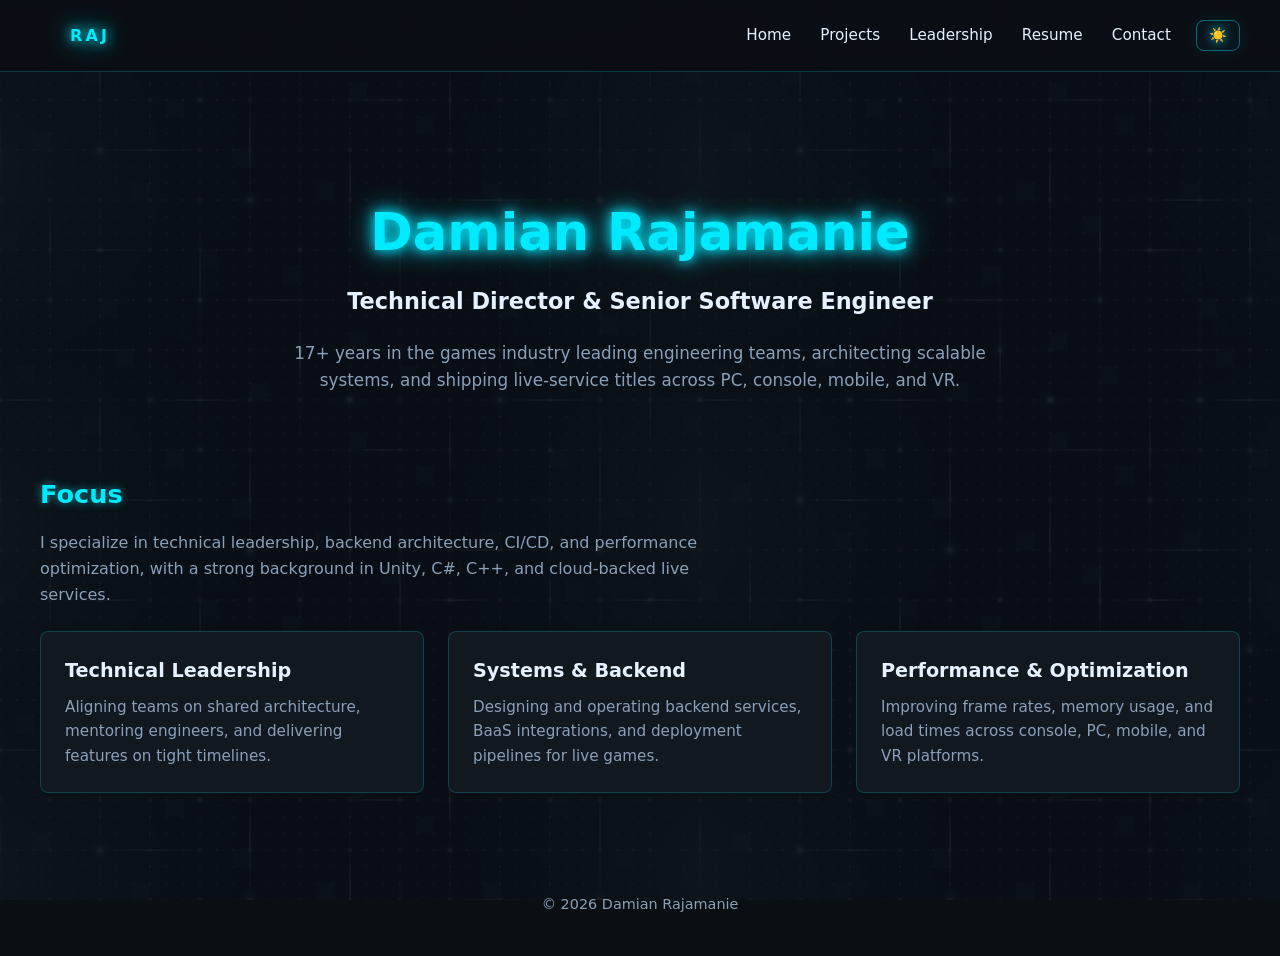
<file: index.html>
<!DOCTYPE html>
<html lang="en">
<head>
    <meta charset="UTF-8">
    <title>Damian Rajamanie | Technical Director</title>
    <link rel="stylesheet" href="assets/css/base.css">
    <link rel="stylesheet" href="assets/css/components.css">
</head>
<body>

<div id="nav-placeholder"></div>

<section class="hero">
    <h1>Damian Rajamanie</h1>
    <h2>Technical Director & Senior Software Engineer</h2>
    <p>
        17+ years in the games industry leading engineering teams, architecting scalable systems,
        and shipping live-service titles across PC, console, mobile, and VR.
    </p>
</section>

<section class="section">
    <h2>Focus</h2>
    <p class="lead">
        I specialize in technical leadership, backend architecture, CI/CD, and performance optimization,
        with a strong background in Unity, C#, C++, and cloud-backed live services.
    </p>
    <div class="grid grid-3">
        <div class="panel">
            <h3>Technical Leadership</h3>
            <p>Aligning teams on shared architecture, mentoring engineers, and delivering features on tight timelines.</p>
        </div>
        <div class="panel">
            <h3>Systems & Backend</h3>
            <p>Designing and operating backend services, BaaS integrations, and deployment pipelines for live games.</p>
        </div>
        <div class="panel">
            <h3>Performance & Optimization</h3>
            <p>Improving frame rates, memory usage, and load times across console, PC, mobile, and VR platforms.</p>
        </div>
    </div>
</section>

<footer>
    © 2026 Damian Rajamanie
</footer>

<script src="assets/js/script.js"></script>

</body>
</html>
</file>
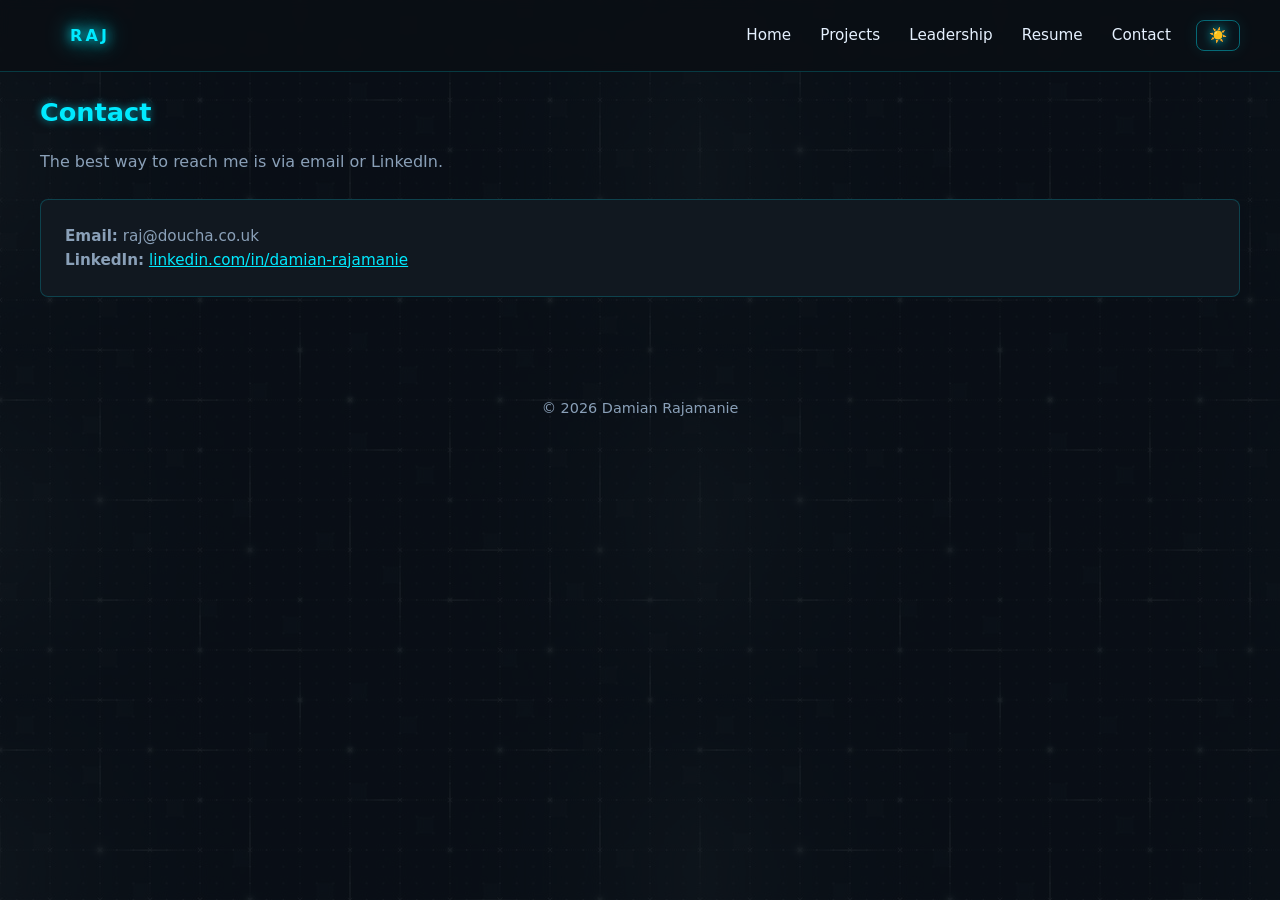
<file: contact.html>
<!DOCTYPE html>
<html lang="en">
<head>
    <meta charset="UTF-8">
    <title>Contact | Damian Rajamanie</title>
    <link rel="stylesheet" href="assets/css/base.css">
    <link rel="stylesheet" href="assets/css/components.css">
</head>
<body>

<div id="nav-placeholder"></div>

<section class="section">
    <h2>Contact</h2>
    <p class="lead">
        The best way to reach me is via email or LinkedIn.
    </p>

    <div class="panel">
        <p><strong>Email:</strong> raj@doucha.co.uk</p>
        <p><strong>LinkedIn:</strong> <a href="https://www.linkedin.com/in/damian-rajamanie" style="color: var(--accent);">linkedin.com/in/damian-rajamanie</a></p>
    </div>
</section>

<footer>
    © 2026 Damian Rajamanie
</footer>

<script src="assets/js/script.js"></script>
</body>
</html>
</file>
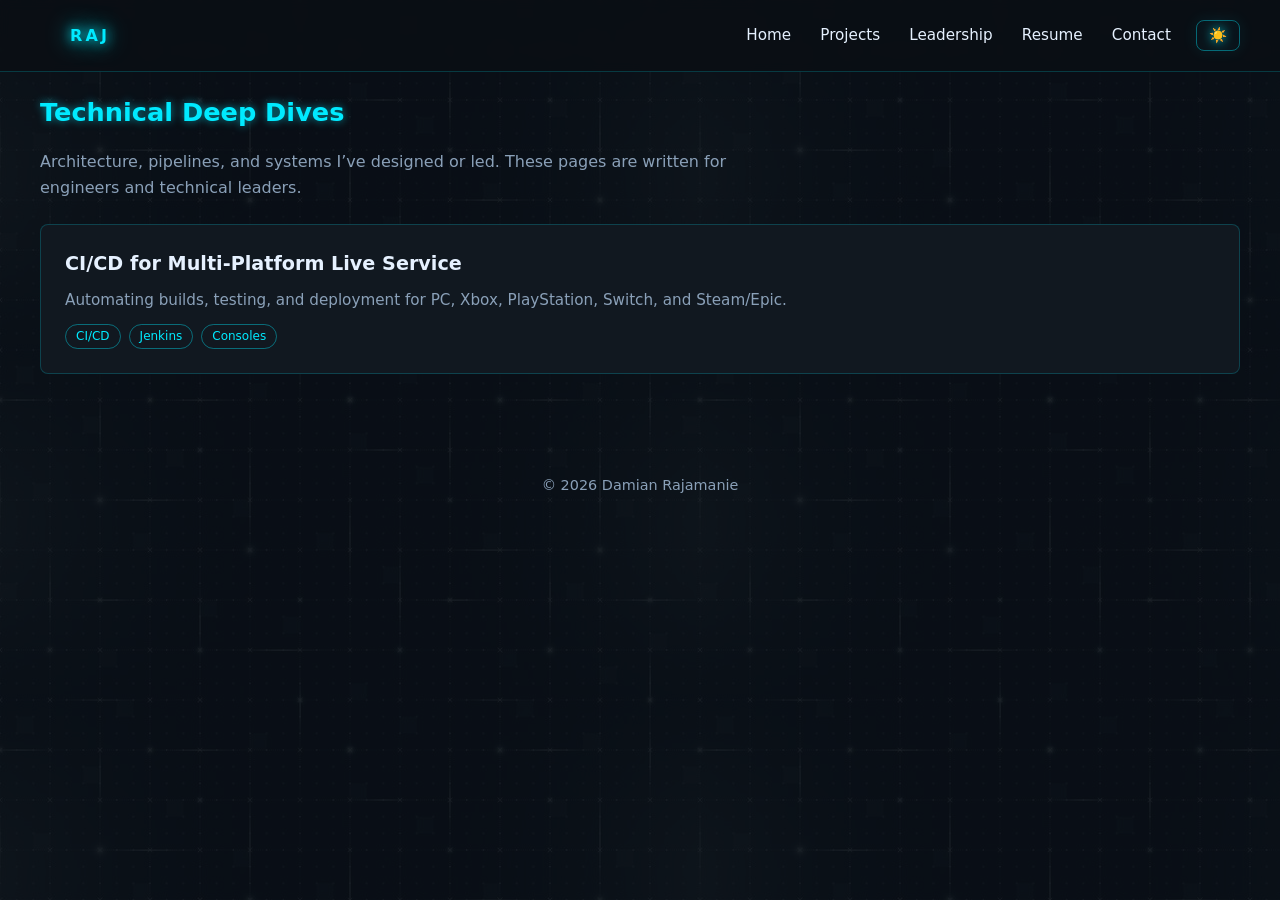
<file: deepdives.html>
<!DOCTYPE html>
<html lang="en">
<head>
    <meta charset="UTF-8">
    <title>Deep Dives | Damian Rajamanie</title>
    <link rel="stylesheet" href="assets/css/base.css">
    <link rel="stylesheet" href="assets/css/components.css">
</head>
<body>

<div id="nav-placeholder"></div>

<section class="section">
    <h2>Technical Deep Dives</h2>
    <p class="lead">
        Architecture, pipelines, and systems I’ve designed or led. These pages are written for engineers and technical leaders.
    </p>

    <div class="grid grid-3">
        <a class="panel" href="deepdives/ci-cd-pipeline.html">
            <h3>CI/CD for Multi-Platform Live Service</h3>
            <p>Automating builds, testing, and deployment for PC, Xbox, PlayStation, Switch, and Steam/Epic.</p>
            <div class="tag-row">
                <span class="tag">CI/CD</span>
                <span class="tag">Jenkins</span>
                <span class="tag">Consoles</span>
            </div>
        </a>

        <!-- Add more deep-dive panels -->
    </div>
</section>

<footer>
    © 2026 Damian Rajamanie
</footer>

<script src="assets/js/script.js"></script>
</body>
</html>
</file>
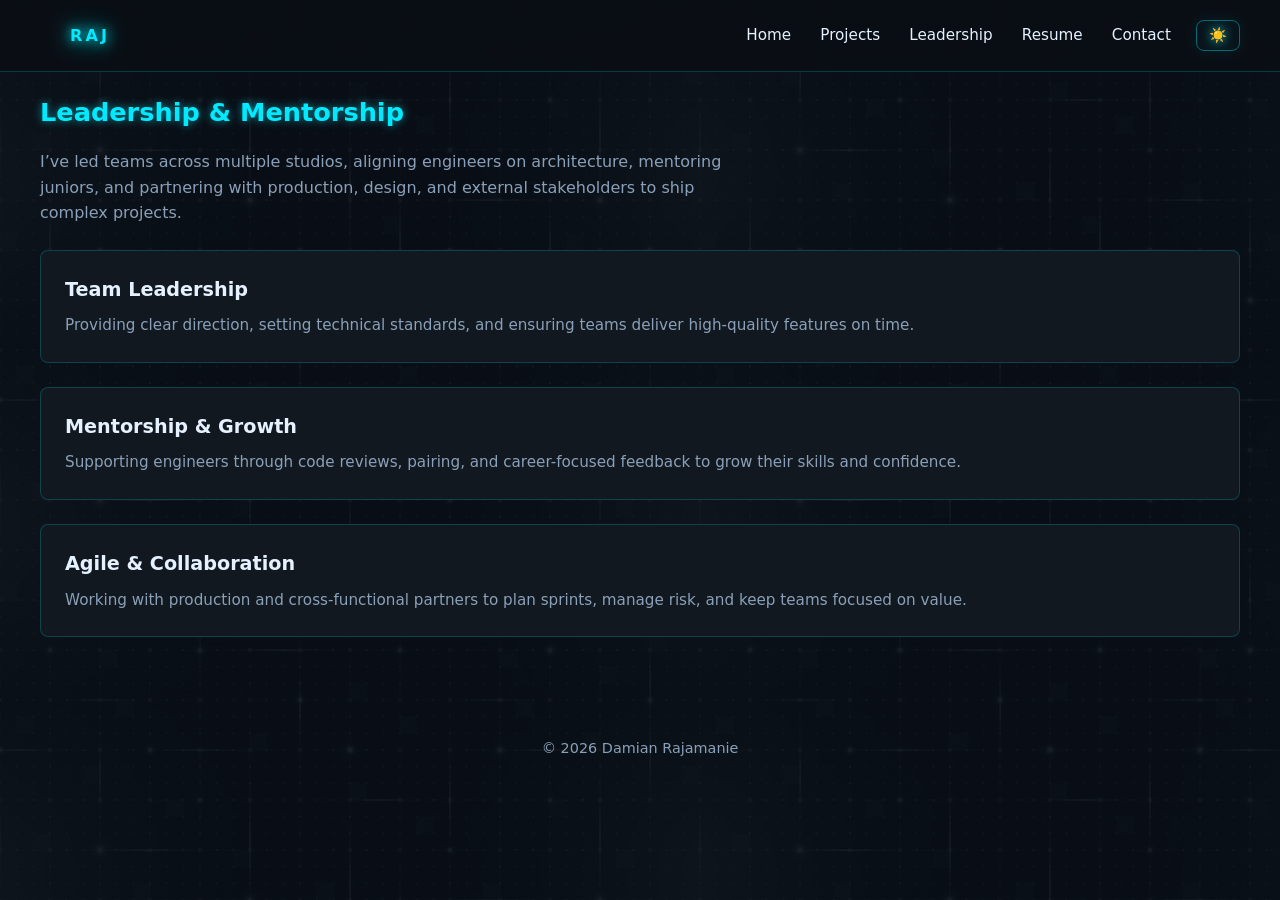
<file: leadership.html>
<!DOCTYPE html>
<html lang="en">
<head>
    <meta charset="UTF-8">
    <title>Leadership | Damian Rajamanie</title>
    <link rel="stylesheet" href="assets/css/style.css">
</head>
<body>

<div id="nav-placeholder"></div>

<section class="section">
    <h2>Leadership & Mentorship</h2>
    <p class="lead">
        I’ve led teams across multiple studios, aligning engineers on architecture, mentoring juniors, and partnering with
        production, design, and external stakeholders to ship complex projects.
    </p>

    <div class="grid">
        <div class="panel">
            <h3>Team Leadership</h3>
            <p>Providing clear direction, setting technical standards, and ensuring teams deliver high-quality features on time.</p>
        </div>
        <div class="panel">
            <h3>Mentorship & Growth</h3>
            <p>Supporting engineers through code reviews, pairing, and career-focused feedback to grow their skills and confidence.</p>
        </div>
        <div class="panel">
            <h3>Agile & Collaboration</h3>
            <p>Working with production and cross-functional partners to plan sprints, manage risk, and keep teams focused on value.</p>
        </div>
    </div>
</section>

<footer>
    © 2026 Damian Rajamanie
</footer>

<script src="assets/js/script.js"></script>
</body>
</html>
</file>
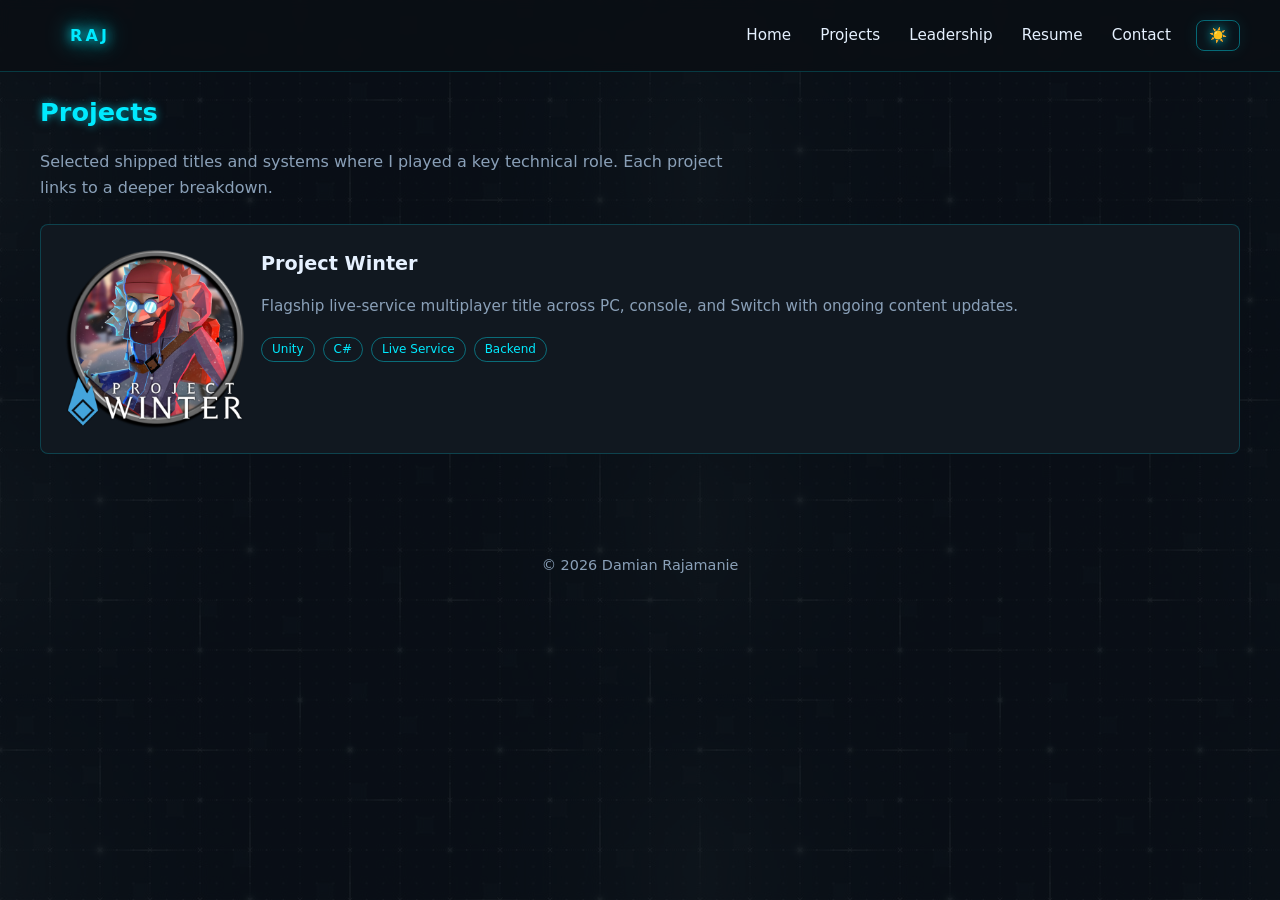
<file: projects.html>
<!DOCTYPE html>
<html lang="en">
<head>
    <meta charset="UTF-8">
    <title>Projects | Damian Rajamanie</title>
    <link rel="stylesheet" href="assets/css/base.css">
    <link rel="stylesheet" href="assets/css/components.css">
</head>
<body>

<div id="nav-placeholder"></div>

<section class="section">
    <h2>Projects</h2>
    <p class="lead">
        Selected shipped titles and systems where I played a key technical role. Each project links to a deeper breakdown.
    </p>

    <div class="grid grid-3">
        <a class="panel project-card" href="projects/project-winter.html">
        <img class="project-thumb" src="assets/images/pw_thumbnail.png" alt="Project Winter icon">

        <div class="project-info">
            <h3>Project Winter</h3>
            <p>Flagship live-service multiplayer title across PC, console, and Switch with ongoing content updates.</p>

            <div class="tag-row">
                <span class="tag">Unity</span>
                <span class="tag">C#</span>
                <span class="tag">Live Service</span>
                <span class="tag">Backend</span>
            </div>
        </div>
    </a>


        <!-- Add more project panels and link to new sub-pages -->
    </div>
</section>

<footer>
    © 2026 Damian Rajamanie
</footer>

<script src="assets/js/script.js"></script>

</body>
</html>
</file>
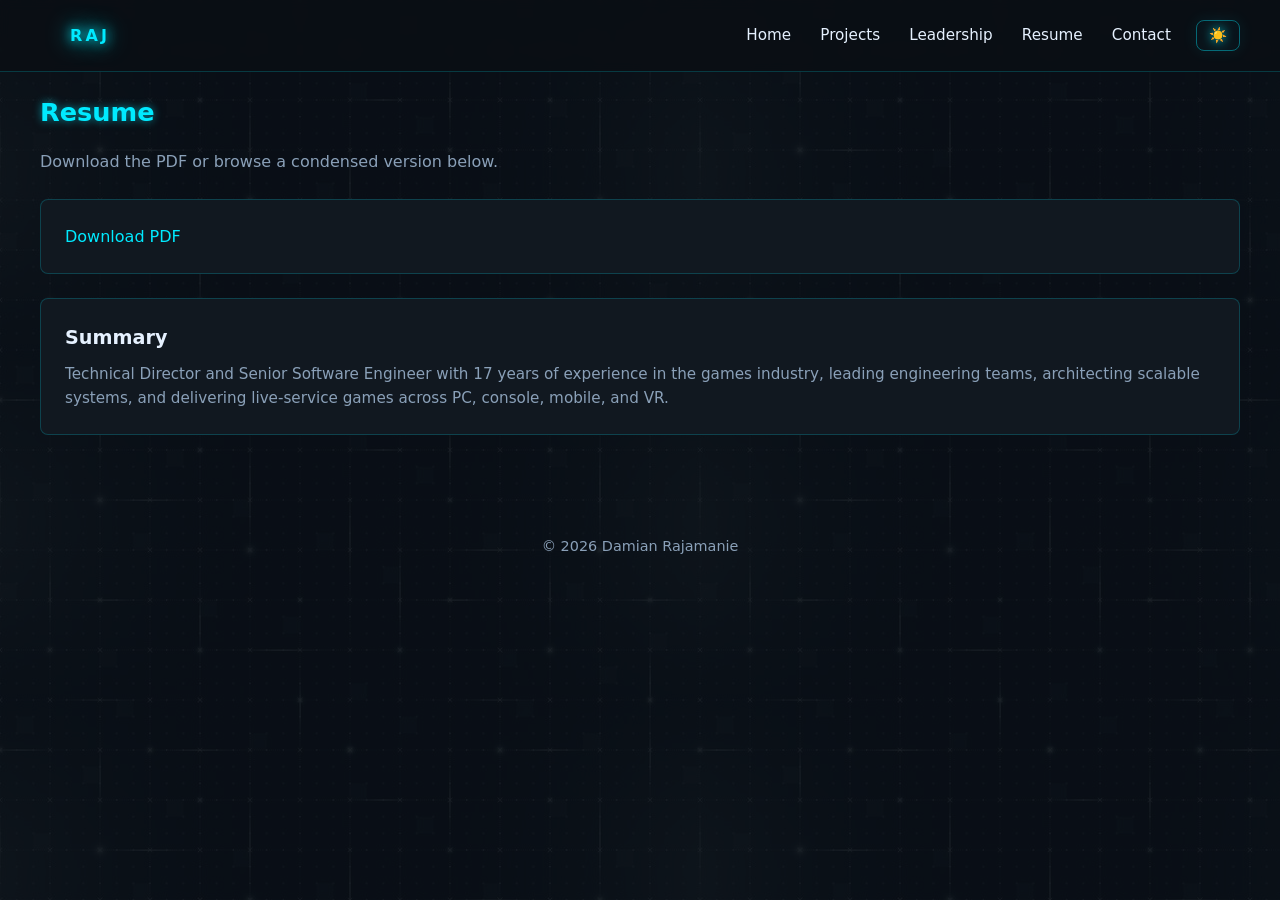
<file: resume.html>
<!DOCTYPE html>
<html lang="en">
<head>
    <meta charset="UTF-8">
    <title>Resume | Damian Rajamanie</title>
    <link rel="stylesheet" href="assets/css/base.css">
    <link rel="stylesheet" href="assets/css/components.css">
</head>
<body>

<div id="nav-placeholder"></div>

<section class="section">
    <h2>Resume</h2>
    <p class="lead">
        Download the PDF or browse a condensed version below.
    </p>

    <div class="panel" style="margin-bottom: 24px;">
        <a href="downloads/Damian_Rajamanie_Resume.pdf" style="color: var(--accent); text-decoration: none;">
            Download PDF
        </a>
    </div>

    <div class="panel">
        <h3>Summary</h3>
        <p>
            Technical Director and Senior Software Engineer with 17 years of experience in the games industry, leading
            engineering teams, architecting scalable systems, and delivering live-service games across PC, console, mobile, and VR.
        </p>
        <!-- You can add more structured resume sections here if you like -->
    </div>
</section>

<footer>
    © 2026 Damian Rajamanie
</footer>

<script src="assets/js/script.js"></script>
</body>
</html>
</file>
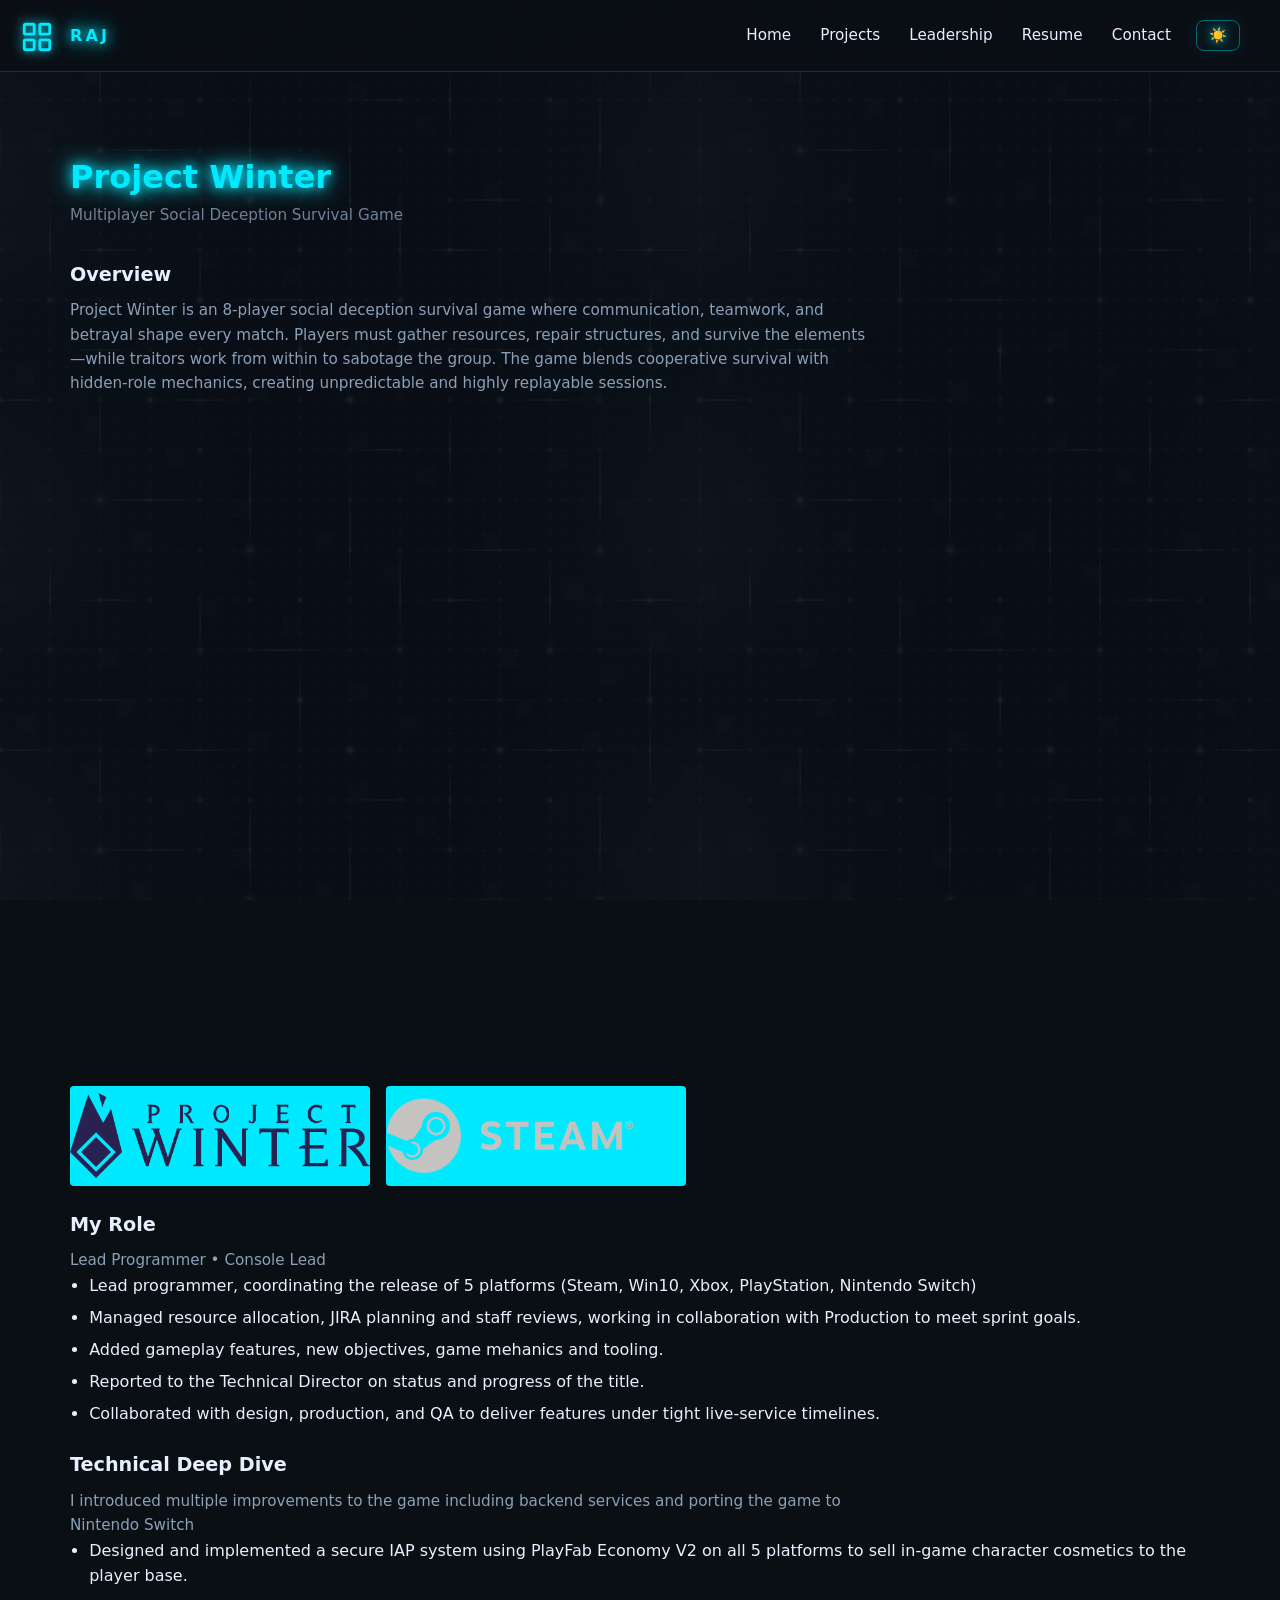
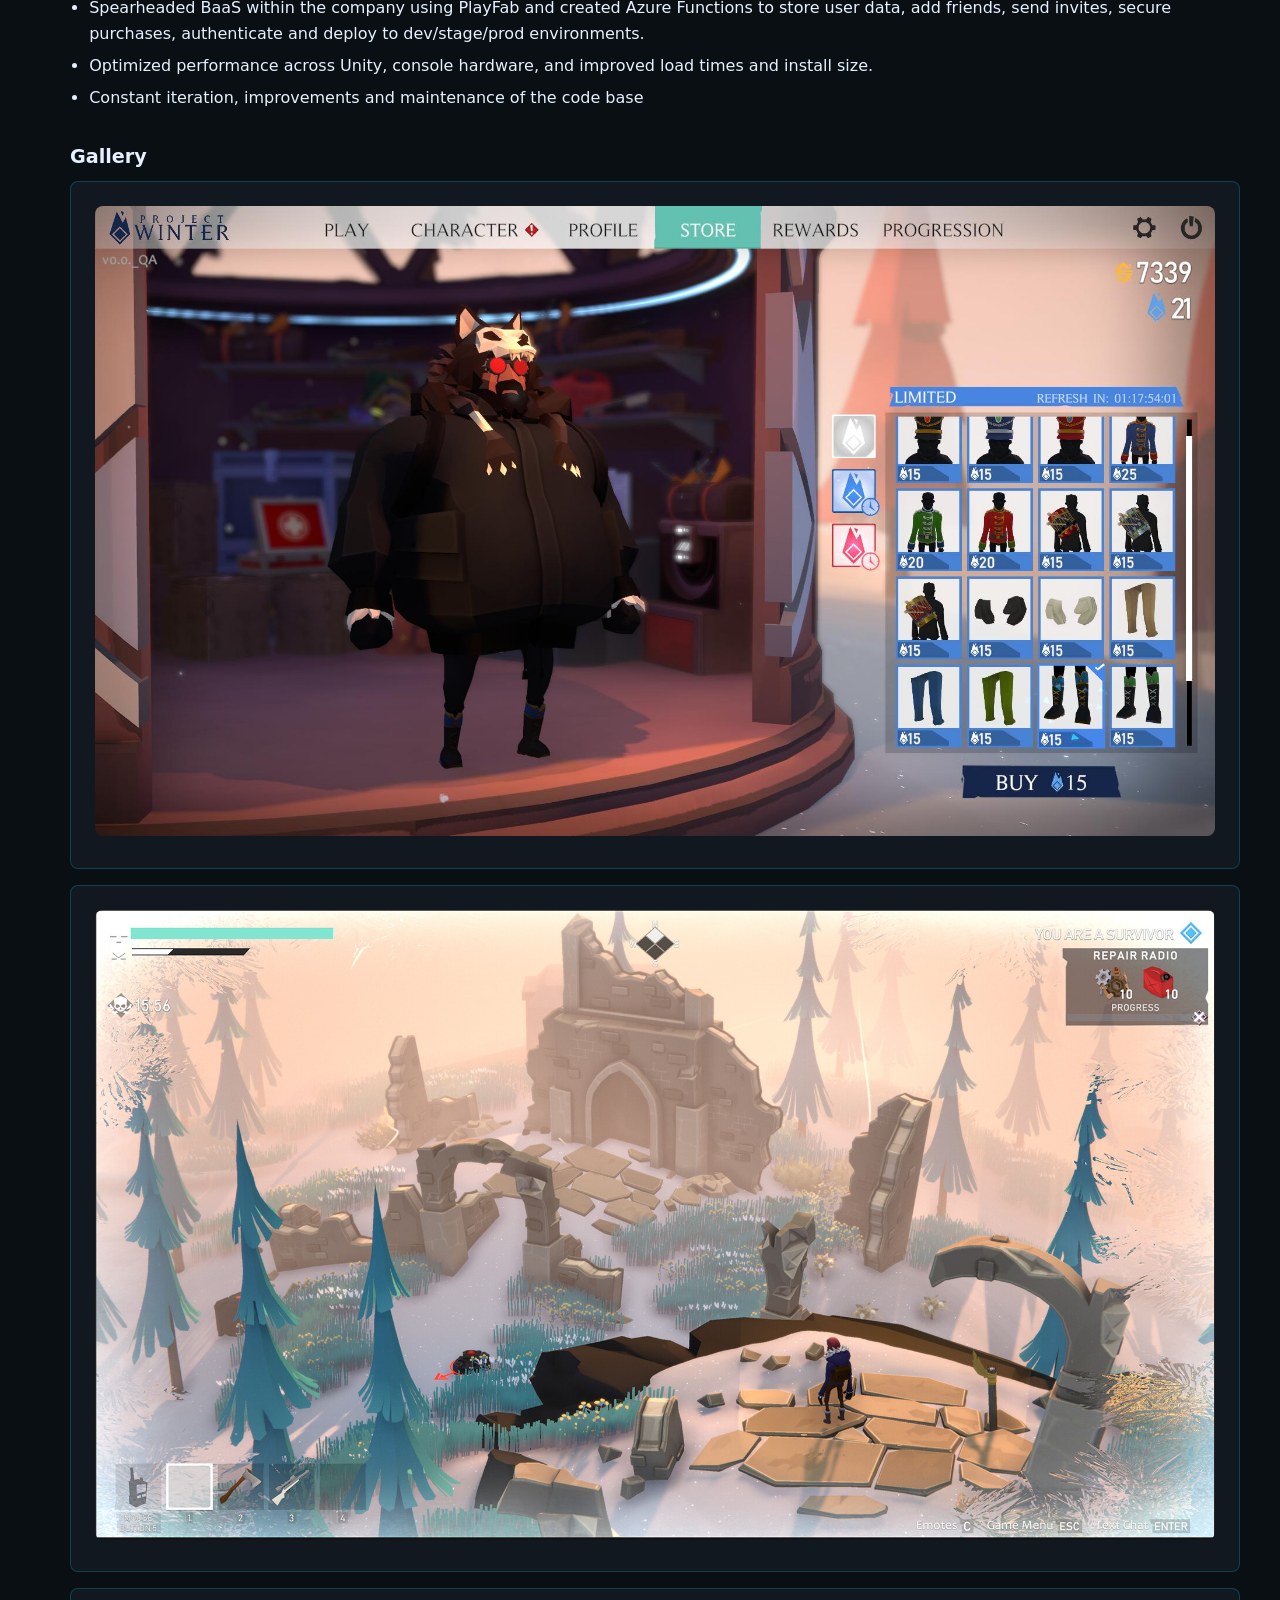
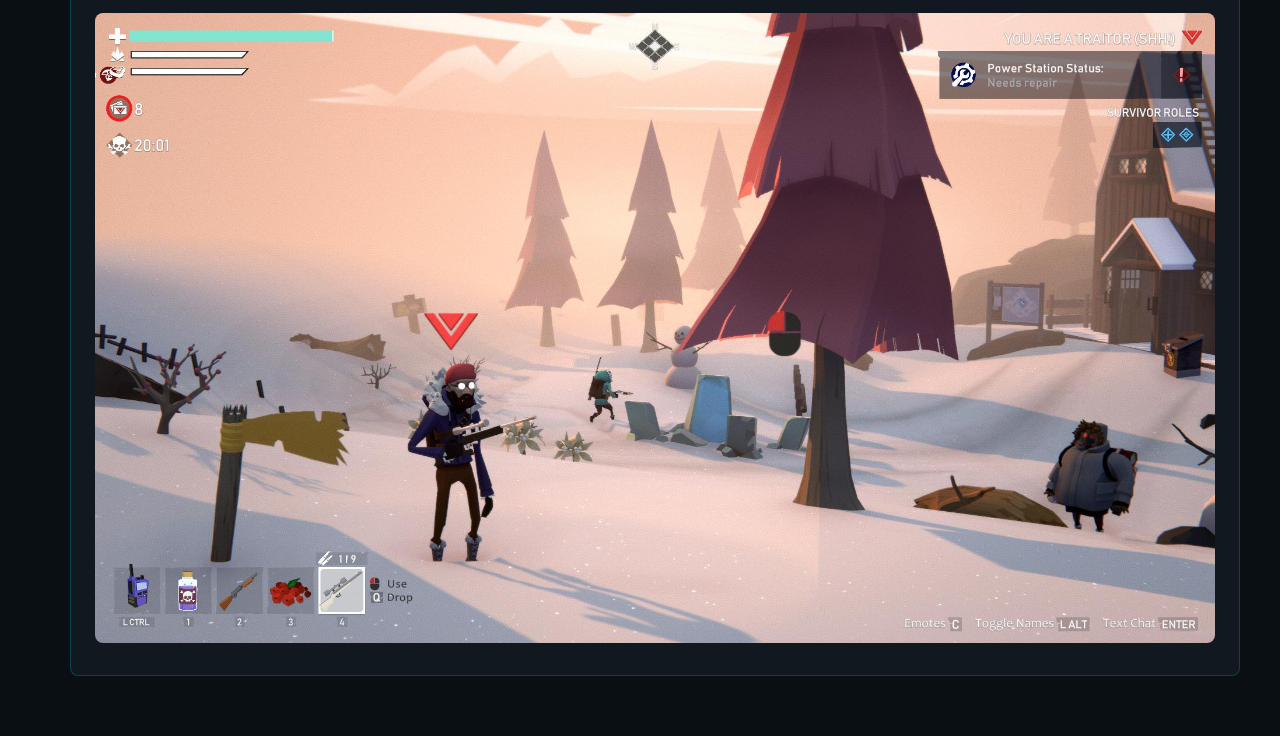
<file: projects/project-winter.html>
<!DOCTYPE html>
<html lang="en">
<head>
    <meta charset="UTF-8">
    <title>Project Winter | Damian Rajamanie</title>
    <link rel="stylesheet" href="../assets/css/base.css">    
    <link rel="stylesheet" href="../assets/css/components.css">
    <link rel="stylesheet" href="../assets/css/projects.css">
</head>

<body>

<div id="nav-placeholder"></div>

<img src="../assets/icons/panel-grid-icon.svg" alt="Menu" class="sidebar-toggle">

<div class="page-layout">
    <aside class="sidebar">
        <h2>Project Winter</h2>
        <a href="#overview">Overview</a>
        <a href="#role">My Role</a>
        <a href="#deepdive">Technical Deep Dive</a>
        <a href="#gallery">Gallery</a>
    </aside>

    <main class="content">

        <!-- HERO -->
        <section class="project-hero">
            <h1>Project Winter</h1>
            <p class="subtitle">Multiplayer Social Deception Survival Game</p>
        </section>

        

        
        <!-- OVERVIEW -->
        <section class="project-overview">
            <h2 id="overview">Overview</h2>
            <p>
                Project Winter is an 8‑player social deception survival game where communication, teamwork, and betrayal
                shape every match. Players must gather resources, repair structures, and survive the elements—while traitors
                work from within to sabotage the group. The game blends cooperative survival with hidden‑role mechanics,
                creating unpredictable and highly replayable sessions.
            </p>

            <!-- TRAILER -->
            <div class="video-container">
                <iframe 
                    src="https://www.youtube.com/embed/bVfeoAXhtGo"
                    title="Project Winter 2.0: Cabin Fever Trailer"
                    frameborder="0"
                    allow="accelerometer; autoplay; clipboard-write; encrypted-media; gyroscope; picture-in-picture"
                    allowfullscreen>
                </iframe>
            </div>

            <!-- LINKS -->
            <div class="project-links">
                <a class="btn" href="https://projectwinter.co/" target="_blank">
                    <img src="../assets/images/project-winter-site-logo.png" alt="Official Website">
                </a>
                <a class="btn" href="https://store.steampowered.com/app/774861/Project_Winter/" target="_blank">
                    <img src="../assets/images/logo-steam.svg" alt="Steam Store">
                </a>
            </div>
        </section>

        <!-- ROLE -->
        <section class="project-role">
            <h2 id="role">My Role</h2>
            <p class="subtitle">Lead Programmer • Console Lead</p>
            <ul>
                <li>Lead programmer, coordinating the release of 5 platforms (Steam, Win10, Xbox, PlayStation, Nintendo Switch)</li>
                <li>Managed resource allocation, JIRA planning and staff reviews, working in collaboration with Production to meet sprint goals.</li>
                <li>Added gameplay features, new objectives, game mehanics and tooling.</li>
                <li>Reported to the Technical Director on status and progress of the title.</li>
                <li>Collaborated with design, production, and QA to deliver features under tight live‑service timelines.</li>
            </ul>
        </section>

        <!-- TECHNICAL DEEP DIVE -->
        <section class="project-deepdive">
            <h2 id="deepdive">Technical Deep Dive</h2>
            <p class="subtitle">
                I introduced multiple improvements to the game including backend services and porting the game to Nintendo Switch
            </p>
            <ul>
                <li>Designed and implemented a secure IAP system using PlayFab Economy V2 on all 5 platforms to sell in-game character cosmetics to the player base.</li>
                <li>Spearheaded BaaS within the company using PlayFab and created Azure Functions to store user data, add friends, send invites, secure purchases, authenticate and deploy to dev/stage/prod environments.</li>
                <li>Optimized performance across Unity, console hardware, and improved load times and install size.</li>
                <li>Constant iteration, improvements and maintenance of the code base</li>
            </ul>
        </section>

        <!-- GALLERY -->

        <section class="gallery">
            <h2 id="gallery">Gallery</h2>

            <div class="gallery-panels">
                <div class="panel">
                    <img src="../assets/images/pw_shot1.jpg" alt="Project Winter screenshot 1">
                </div>

                <div class="panel">
                    <img src="../assets/images/pw_shot2.jpg" alt="Project Winter screenshot 2">
                </div>

                <div class="panel">
                    <img src="../assets/images/pw_shot3.jpg" alt="Project Winter screenshot 3">
                </div>
            </div>
        </section>


    </main>
</div>

<!-- GLOBAL SCRIPTS -->
<script src="../assets/js/script.js"></script>

</body>
</html>
</file>
<file: assets/css/base.css>
/* ===========================
   GLOBAL THEME VARIABLES
   =========================== */

:root {
    --bg-dark: #0a0f14;
    --bg-panel: #111820;
    --text-light: #e6f1ff;
    --text-navbar: #e6f1ff;
    --text-dim: #8aa0b8;
    --accent: #00eaff;
    --accent-glow: 0 0 12px #00eaff, 0 0 24px #00eaff;
    --border-panel: #00eaff33;
    --tag-border: #00eaff66;
    --shadow: #00eaff99;
    --bg_nav: #0a0f14e6;
    --radius: 8px;
    --transition: 0.25s ease;
    --font-main: system-ui, -apple-system, BlinkMacSystemFont, "Segoe UI", sans-serif;
    --font-title: system-ui, -apple-system, BlinkMacSystemFont, "Segoe UI", sans-serif;
    --bg-grid: url('../images/grid.jpg');
}

:root.light {
    --bg-dark: #f5f7fa;
    --bg-panel: #ffffff;
    --text-light: #1a1a1a;
    --text-navbar: #e6f1ff;
    --text-dim: #555;
    --accent: #0077cc;
    --accent-glow: 0 0 8px #0077cc, 0 0 16px #0077cc;
    --bg-grid: url('../images/grid-light.jpg');
}

/* ===========================
   RESET + BODY
   =========================== */

* {
    margin: 0;
    padding: 0;
    box-sizing: border-box;
}

body {
    background: var(--bg-dark);
    color: var(--text-light);
    font-family: var(--font-main);
    line-height: 1.6;
    overflow-x: hidden;
}

body::before {
    content: "";
    position: fixed;
    inset: 0;
    background: var(--bg-grid);
    opacity: 0.08;
    pointer-events: none;
    z-index: -1;
}

/* ===========================
   NAVBAR
   =========================== */

nav {
    width: 100%;
    padding: 20px 40px;
    background: var(--bg_nav);
    backdrop-filter: blur(6px);
    display: flex;
    justify-content: space-between;
    align-items: center;
    border-bottom: 1px solid var(--border-panel);
    position: sticky;
    top: 0;
    z-index: 10;
}

.nav-logo {
    margin-left: 30px;
    font-family: var(--font-title);
    font-weight: 700;
    letter-spacing: 0.2em;
    color: var(--accent);
    text-shadow: var(--accent-glow);
}

nav a {
    color: var(--text-navbar);
    text-decoration: none;
    margin-left: 24px;
    font-weight: 500;
    transition: var(--transition);
    font-size: 0.95rem;
}

nav a:hover {
    color: var(--accent);
    text-shadow: var(--accent-glow);
}

/* ===========================
   HERO (GLOBAL)
   =========================== */

.hero {
    padding: 120px 40px 60px;
    text-align: center;
}

.hero h1 {
    font-family: var(--font-title);
    font-size: 3.2rem;
    color: var(--accent);
    text-shadow: var(--accent-glow);
}

.hero h2 {
    margin-top: 10px;
    font-size: 1.4rem;
    color: var(--text-light);
}

.hero p {
    margin-top: 20px;
    font-size: 1.05rem;
    color: var(--text-dim);
    max-width: 720px;
    margin-left: auto;
    margin-right: auto;
}

/* ===========================
   GRID UTILITIES
   =========================== */

.grid {
    display: grid;
    gap: 24px;
}

.grid-3 {    
    grid-template-columns: repeat(auto-fit, minmax(260px, 1fr));
}

/* ===========================
   FOOTER
   =========================== */

footer {
    text-align: center;
    padding: 40px;
    color: var(--text-dim);
    font-size: 0.9rem;
}

/* ===========================
   RESPONSIVE
   =========================== */

@media (max-width: 768px) {
    nav {
        padding: 16px 20px;
    }
    .hero {
        padding: 100px 20px 40px;
    }
}
</file>
<file: assets/css/components.css>
/* ===========================
   SECTIONS
   =========================== */

.section {
    padding: 20px 40px 60px;
}

.section h2 {
    font-family: var(--font-title);
    font-size: 1.6rem;
    margin-bottom: 16px;
    color: var(--accent);
    text-shadow: 0 0 8px var(--shadow);
}

.section p.lead {
    color: var(--text-dim);
    margin-bottom: 24px;
    max-width: 720px;
}

/* ===========================
   PANELS / CARDS
   =========================== */

.panel {
    background: var(--bg-panel);
    border: 1px solid var(--border-panel);
    border-radius: var(--radius);
    padding: 24px;
    transition: var(--transition);
    text-decoration: none; 
    color: inherit;
}

.panel:hover {
    border-color: var(--accent);
    box-shadow: var(--accent-glow);
    transform: translateY(-4px);
}

.panel h3 {
    font-size: 1.2rem;
    margin-bottom: 8px;
}

.panel p {
    color: var(--text-dim);
    font-size: 0.95rem;
}

/* ===========================
   TAGS
   =========================== */

.tag-row {
    margin-top: 12px;
    display: flex;
    flex-wrap: wrap;
    gap: 8px;
}

.tag {
    border-radius: 999px;
    border: 1px solid var(--tag-border);
    padding: 2px 10px;
    font-size: 0.75rem;
    color: var(--accent);
}

/* ===========================
   THEME TOGGLE
   =========================== */

.theme-btn {
    display: inline-block;
    background: none;
    border: 1px solid var(--tag-border);
    color: var(--accent);
    padding: 6px 12px;
    border-radius: var(--radius);
    cursor: pointer;
    font-size: 0.9rem;
    margin-left: 20px;
    transition: var(--transition);
    filter: drop-shadow(0 0 6px var(--accent));
}

.theme-btn:hover {
    border-color: var(--accent);
    filter: drop-shadow(0 0 12px var(--accent));
}

.theme-btn.active {
    filter: drop-shadow(0 0 16px var(--accent));
}

/* ===========================
   SIDEBAR
   =========================== */

.page-layout {
    display: flex;
    position: relative;
}

.sidebar {
    width: 260px;
    background: var(--bg-panel);
    border-right: 1px solid var(--border-panel);
    padding: 24px;
    position: fixed;
    top: 0;
    left: 0;
    height: 100vh;
    transform: translateX(-100%);
    transition: var(--transition);
    z-index: 20;
    padding-top: 80px !important;
}

.sidebar.open {
    transform: translateX(0);
}

.sidebar h2 {
    font-size: 1.1rem;
    margin-bottom: 16px;
    color: var(--accent);
}

.sidebar a {
    display: block;
    margin-bottom: 12px;
    color: var(--text-light);
    text-decoration: none;
    font-size: 0.9rem;
    transition: var(--transition);
}

.sidebar a:hover {
    color: var(--accent);
    text-shadow: var(--accent-glow);
}

/* ===========================
   SIDEBAR TOGGLE
   =========================== */

.sidebar-toggle {
    position: fixed;
    top: 20px;
    left: 20px;
    width: 34px;
    height: 34px;
    cursor: pointer;
    z-index: 30;
    filter: drop-shadow(0 0 6px var(--accent));
    transition: var(--transition);
}

.sidebar-toggle:hover {
    filter: drop-shadow(0 0 12px var(--accent));
}

.sidebar-toggle.active {
    filter: drop-shadow(0 0 16px var(--accent));
}

/* ===========================
   CONTENT AREA
   =========================== */

.content {
    margin-left: 30px;
    padding: 80px 40px 60px;
    width: 100%;
    transition: var(--transition);
}

.sidebar.open ~ .content {
    margin-left: 260px;
}

.content h1 {
    font-family: var(--font-title);
    font-size: 2rem;
    margin-bottom: 8px;
    color: var(--accent);
    text-shadow: var(--accent-glow);
}

.content h2 {
    font-size: 1.2rem;
    margin-top: 24px;
    margin-bottom: 8px;
}

.content p {
    color: var(--text-dim);
    font-size: 0.95rem;
    max-width: 800px;
}

.content ul {
    margin-left: 0;
    padding-left: 1.2rem; /* keeps bullets but aligns text */
}

.content li {
    margin-bottom: 0.4rem;
}

.project-card {
    display: flex;
    align-items: flex-start;
    gap: 1rem;
    text-decoration: none;
    color: inherit;
}

.project-thumb {
    width: 180px;          /* adjust as needed */
    height: 180px;
    object-fit: cover;
    border-radius: var(--radius);
    flex-shrink: 0;       /* prevents the image from shrinking */
}

.project-info {
    display: flex;
    flex-direction: column;
    gap: 0.4rem;
}
/*
.project-card h3,
.project-card p,
.project-card .tag {
    color: var(--text-light);
}

.project-card:hover h3,
.project-card:hover p,
.project-card:hover .tag {
    color: var(--accent);
}*/


/* ===========================
   RESPONSIVE
   =========================== */

@media (max-width: 768px) {
    .section {
        padding: 20px;
    }
    .content {
        padding: 80px 20px 40px;
    }
    .sidebar.open ~ .content {
        margin-left: 0;
    }
}
</file>
<file: assets/css/style.css>
:root {
    --bg-dark: #0a0f14;
    --bg-panel: #111820;
    --text-light: #e6f1ff;
    --text-navbar: #e6f1ff;
    --text-dim: #8aa0b8;
    --accent: #00eaff;
    --accent-glow: 0 0 12px #00eaff, 0 0 24px #00eaff;
    --border-panel: #00eaff33;
    --tag-border: #00eaff66;
    --shadow: #00eaff99;
    --bg_nav: #0a0f14e6;
    --radius: 8px;
    --transition: 0.25s ease;
    --font-main: system-ui, -apple-system, BlinkMacSystemFont, "Segoe UI", sans-serif;
    --font-title: system-ui, -apple-system, BlinkMacSystemFont, "Segoe UI", sans-serif;
    --bg-grid: url('../images/grid.jpg');
}

:root.light {
    --bg-dark: #f5f7fa;
    --bg-panel: #ffffff;
    --text-light: #1a1a1a;
    --text-navbar: #e6f1ff;
    --text-dim: #555;
    --accent: #0077cc; 
    --accent-glow: 0 0 8px #0077cc, 0 0 16px #0077cc;

    /* NEW: light‑mode grid image */
    --bg-grid: url('../images/grid-light.jpg');
}


* {
    margin: 0;
    padding: 0;
    box-sizing: border-box;
}

body {
    background: var(--bg-dark);
    color: var(--text-light);
    font-family: var(--font-main);
    line-height: 1.6;
    overflow-x: hidden;
}

body::before {
    content: "";
    position: fixed;
    inset: 0;
    background: var(--bg-grid);
    opacity: 0.08;
    pointer-events: none;
    z-index: -1;
}

/* NAVBAR */

nav {
    width: 100%;
    padding: 20px 40px;
    background: var(--bg_nav);
    backdrop-filter: blur(6px);
    display: flex;
    justify-content: space-between;
    align-items: center;
    border-bottom: 1px solid var(--border-panel);
    position: sticky;
    top: 0;
    z-index: 10;
}

.nav-logo {
    margin-left: 30px;
    font-family: var(--font-title);
    font-weight: 700;
    letter-spacing: 0.2em;
    color: var(--accent);
    text-shadow: var(--accent-glow);
}

nav a {
    color: var(--text-navbar);
    text-decoration: none;
    margin-left: 24px;
    font-weight: 500;
    transition: var(--transition);
    font-size: 0.95rem;
}

nav a:hover {
    color: var(--accent);
    text-shadow: var(--accent-glow);
}

/* HERO */

.hero {
    padding: 120px 40px 60px;
    text-align: center;
}

.hero h1 {
    font-family: var(--font-title);
    font-size: 3.2rem;
    color: var(--accent);
    text-shadow: var(--accent-glow);
}

.hero h2 {
    margin-top: 10px;
    font-size: 1.4rem;
    color: var(--text-light);
}

.hero p {
    margin-top: 20px;
    font-size: 1.05rem;
    color: var(--text-dim);
    max-width: 720px;
    margin-left: auto;
    margin-right: auto;
}

/* PANELS / CARDS */

.section {
    padding: 20px 40px 60px;
}

.section h2 {
    font-family: var(--font-title);
    font-size: 1.6rem;
    margin-bottom: 16px;
    color: var(--accent);
    text-shadow: 0 0 8px var(--shadow);
}

.section p.lead {
    color: var(--text-dim);
    margin-bottom: 24px;
    max-width: 720px;
}

.panel {
    background: var(--bg-panel);
    border: 1px solid var(--border-panel);
    border-radius: var(--radius);
    padding: 24px;
    transition: var(--transition);
}

.panel:hover {
    border-color: var(--accent);
    box-shadow: var(--accent-glow);
    transform: translateY(-4px);
}

.panel h3 {
    font-size: 1.2rem;
    margin-bottom: 8px;
}

.panel p {
    color: var(--text-dim);
    font-size: 0.95rem;
}

.tag-row {
    margin-top: 12px;
    display: flex;
    flex-wrap: wrap;
    gap: 8px;
}

.tag {
    border-radius: 999px;
    border: 1px solid var(--tag-border);
    padding: 2px 10px;
    font-size: 0.75rem;
    color: var(--accent);
}

/* Light/Dark theme toggle button */
.theme-btn {
    display: inline-block;
    background: none;
    border: 1px solid var(--tag-border);
    color: var(--accent);
    padding: 6px 12px;
    border-radius: var(--radius);
    cursor: pointer;
    font-size: 0.9rem;
    margin-left: 20px;
    transition: var(--transition);
    filter: drop-shadow(0 0 6px var(--accent));
}

.theme-btn:hover {
    border-color: var(--accent);
    filter: drop-shadow(0 0 12px var(--accent));
}

.theme-btn.active {
    filter: drop-shadow(0 0 16px var(--accent));
}


/* GRID */

.grid {
    display: grid;
    gap: 24px;
}

.grid-3 {
    grid-template-columns: repeat(auto-fit, minmax(260px, 1fr));
}

/* SIDEBAR LAYOUT (SUB-PAGES) */

.page-layout {
    display: flex;
    position: relative;
}

.sidebar {    
    width: 260px;
    background: var(--bg-panel);
    border-right: 1px solid var(--border-panel);
    padding: 24px;
    position: fixed;
    top: 0;
    left: 0;
    height: 100vh;
    transform: translateX(-100%);
    transition: var(--transition);
    z-index: 20;
    padding-top: 80px !important; /* To push the sidebar content below the hero section */
}

.sidebar.open {
    transform: translateX(0);
}

.sidebar h2 {
    font-size: 1.1rem;
    margin-bottom: 16px;
    color: var(--accent);
}

.sidebar a {
    display: block;
    margin-bottom: 12px;
    color: var(--text-light);
    text-decoration: none;
    font-size: 0.9rem;
    transition: var(--transition);
}

.sidebar a:hover {
    color: var(--accent);
    text-shadow: var(--accent-glow);
}

/* SIDEBAR TOGGLE ICON */

.sidebar-toggle {
    position: fixed;
    top: 20px;
    left: 20px;
    width: 34px;
    height: 34px;
    cursor: pointer;
    z-index: 30;
    filter: drop-shadow(0 0 6px var(--accent));
    transition: var(--transition);
}

.sidebar-toggle:hover {
    filter: drop-shadow(0 0 12px var(--accent));
}

.sidebar-toggle.active {
    filter: drop-shadow(0 0 16px var(--accent));
}

/* CONTENT AREA (SUB-PAGES) */

.content {
    margin-left: 30px;
   /* padding-left: 180px;*/
    padding: 80px 40px 60px;
    width: 100%;
    transition: var(--transition);
}

.sidebar.open ~ .content {
    margin-left: 260px;
}

/* SUB-PAGE HEADERS */

.content h1 {
    font-family: var(--font-title);
    font-size: 2rem;
    margin-bottom: 8px;
    color: var(--accent);
    text-shadow: var(--accent-glow);
}

.content h2 {
    font-size: 1.2rem;
    margin-top: 24px;
    margin-bottom: 8px;
}

.content p {
    color: var(--text-dim);
    font-size: 0.95rem;
    max-width: 800px;
}

/* FOOTER */

footer {
    text-align: center;
    padding: 40px;
    color: var(--text-dim);
    font-size: 0.9rem;
}

/* PROJECTS */
.project-hero {
    margin-bottom: 2rem;
}

.project-hero .subtitle {
    opacity: 0.8;
    margin-top: -0.5rem;
}

.video-container {
    position: relative;    
    padding-bottom: 56.25%;
    height: 0;
    overflow: hidden;
    border-radius: 8px;
    margin-bottom: 2rem;
}

.video-container iframe {
    position: absolute;
    top: 0;
    left: 0;
    width: 100%;
    height: 100%;
}

.project-links {
    display: flex;
    margin: 1.5rem 0;
}

.project-links .btn {
    display: inline-block;
    padding: 10px 20px;
    margin-right: 10px;
    background: var(--accent);
    color: var(--text);
    border-radius: 4px;
    text-decoration: none;
    transition: 0.2s;
    width: 300px; /* button width */ 
    height: 100px; /* button height */
}

.project-links .btn img 
{ 
    max-height: 100%; 
    max-width: 100%; 
    object-fit: contain; 
}

.project-links .btn:hover {
    background: var(--accent-grow);
}

.gallery {
    display: grid;
    grid-template-columns: repeat(auto-fit, minmax(250px, 1fr));
    gap: 1rem;
    margin-top: 2rem;
}

.gallery img {
    width: 100%;
    border-radius: 8px;
}

.gallery-panels {
    display: flex; /* or grid */
    gap: 1rem;
}


/* RESPONSIVE */

@media (max-width: 768px) {
    nav {
        padding: 16px 20px;
    }
    .hero {
        padding: 100px 20px 40px;
    }
    .section {
        padding: 20px;
    }
    .content {
        padding: 80px 20px 40px;
    }
    .sidebar.open ~ .content {
        margin-left: 0;
    }
}
</file>
<file: assets/css/projects.css>
/* ===========================
   PROJECT HERO
   =========================== */

.project-hero {
    margin-bottom: 2rem;
}

.project-hero .subtitle {
    opacity: 0.8;
    margin-top: -0.5rem;
}

/* ===========================
   VIDEO CONTAINER
   =========================== */

.video-container {
    position: relative;
    padding-bottom: 56.25%;
    height: 0;
    overflow: hidden;
    border-radius: 8px;
    margin-bottom: 2rem;
}

.video-container iframe {
    position: absolute;
    top: 0;
    left: 0;
    width: 100%;
    height: 100%;
}

/* ===========================
   PROJECT LINKS (BUTTONS)
   =========================== */

.project-links {
    display: flex;
    margin: 1.5rem 0;
    gap: 1rem;
}

.project-links .btn {
    display: inline-flex;
    align-items: center;
    justify-content: center;
    width: 300px;
    height: 100px;
    background: var(--accent);
    border-radius: 4px;
    transition: 0.2s;
}

.project-links .btn img {
    max-height: 100%;
    max-width: 100%;
    object-fit: contain;
}

.project-links .btn:hover {
    filter: drop-shadow(0 0 12px var(--accent));
}

/* ===========================
   GALLERY
   =========================== */

.gallery {
    gap: 1rem;
    margin-top: 2rem;
}

.gallery img {
    width: 100%;
    border-radius: 8px;
}

.gallery-panels {
    display: grid;    
    grid-template-columns: 1fr;
    gap: 1rem;
}
</file>
